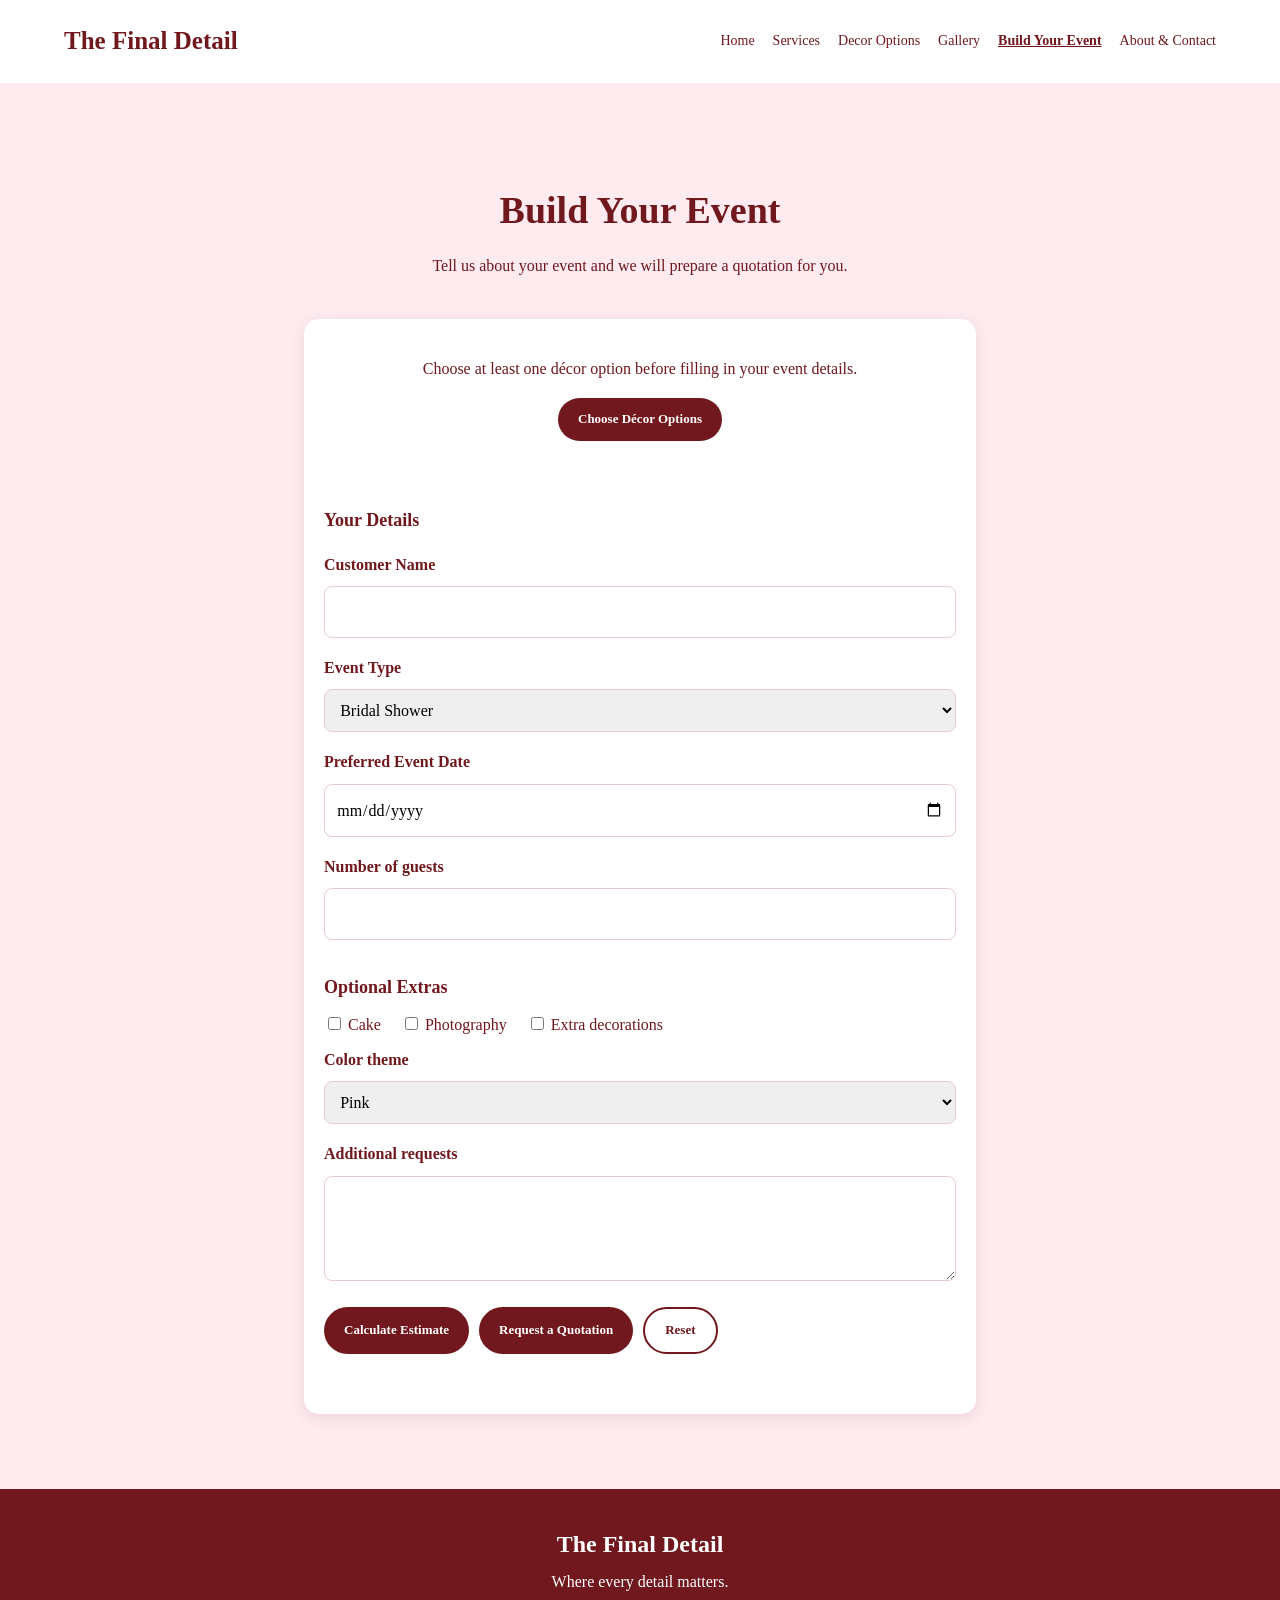
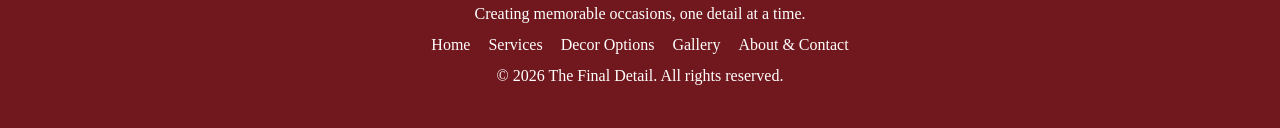
<file: build-event.html>
<!DOCTYPE html>
<html lang="en">
<head>
    <meta charset="UTF-8">
    <meta name="viewport" content="width=device-width, initial-scale=1.0">
    <title>Build Your Event | The Final Detail</title>
    <link rel="stylesheet" href="home-build.css">
    <link rel="stylesheet" href="dark.css">
</head>

<body>
    <header>
        <h2>The Final Detail</h2>
        <nav>
            <a href="index.html">Home</a>
            <a href="services.html">Services</a>
            <a href="decor-options.html">Decor Options</a>
            <a href="gallery.html">Gallery</a>
            <a href="build-event.html" aria-current="page">Build Your Event</a>
            <a href="contact.html">About &amp; Contact</a>
        </nav>
    </header>

    <main>
        <section class="intro">
            <h1>Build Your Event</h1>
            <p>Tell us about your event and we will prepare a quotation for you.</p>
        </section>

        <form class="build-form" id="build-form" method="post">
            <div class="choose-decor">
                <p>Choose at least one décor option before filling in your event details.</p>
                <a class="btn" href="decor-options.html" id="choose-decor-link">
                    Choose Décor Options
                </a>
                <p id="decor-selection-status" role="status"></p>
            </div>

            <h3>Your Details</h3>
            <p id="decor-note"></p>

            <label for="name">Customer Name</label>
            <input type="text" id="name" name="name" required>

            <label for="type">Event Type</label>
            <select id="type" name="type">
                <option value="bridal-shower">Bridal Shower</option>
                <option value="themed-party">Themed Party</option>
                <option value="birthday">Birthday</option>
                <option value="engagement">Engagement Party</option>
                <option value="henna-night">Henna Night</option>
                <option value="baby-shower">Baby Shower</option>
                <option value="classy-event">Classy Event</option>
                <option value="ramadan-gathering">Ramadan Gathering</option>
                <option value="winter-outdoor">Winter Outdoor Event</option>
            </select>

            <label for="date">Preferred Event Date</label>
            <input type="date" id="date" name="date" required>

            <label for="number">Number of guests</label>
            <input type="number" id="number" name="number" min="1" max="500" required>

            <!-- Keep the selected décor available to the form and estimate script. -->
            <div hidden>
                <input type="checkbox" name="decor" value="backdrops-draping"
                       data-label="Backdrops &amp; Draping">
                <input type="checkbox" name="decor" value="dining-table"
                       data-label="Dining Table Styling">
                <input type="checkbox" name="decor" value="candy-station"
                       data-label="Candy Station">
                <input type="checkbox" name="decor" value="food-table"
                       data-label="Food Table">
                <input type="checkbox" name="decor" value="drinks-table"
                       data-label="Drinks Table">
            </div>

            <h3>Optional Extras</h3>
            <div class="extras">
                <label for="Cake">
                    <input type="checkbox" id="Cake" name="Cake" value="Cake"> Cake
                </label>
                <label for="Photography">
                    <input type="checkbox" id="Photography" name="Photography"
                           value="Photography"> Photography
                </label>
                <label for="Extra-decorations">
                    <input type="checkbox" id="Extra-decorations" name="Extra-decorations"
                           value="Extra-decorations"> Extra decorations
                </label>
            </div>

            <label for="color">Color theme</label>
            <select id="color" name="color">
                <option>Pink</option>
                <option>Blue</option>
                <option>Red</option>
                <option>Green</option>
                <option>Purple</option>
                <option>White</option>
                <option>Gold</option>
                <option>Custom (write it in the requests)</option>
            </select>

            <label for="requests">Additional requests</label>
            <textarea id="requests" name="requests" rows="3"></textarea>

            <div class="form-buttons">
                <button type="button" id="estimate-button">Calculate Estimate</button>
                <button type="submit">Request a Quotation</button>
                <button type="reset">Reset</button>
            </div>

            <div id="estimate-result" role="status"></div>
            <p id="form-feedback" role="status"></p>
        </form>
    </main>

    <footer>
        <h2>The Final Detail</h2>
        <p>Where every detail matters.</p>
        <p>Creating memorable occasions, one detail at a time.</p>
        <p>
            <a href="index.html">Home</a>
            <a href="services.html">Services</a>
            <a href="decor-options.html">Decor Options</a>
            <a href="gallery.html">Gallery</a>
            <a href="contact.html">About &amp; Contact</a>
        </p>
        <p>&copy; 2026 The Final Detail. All rights reserved.</p>
    </footer>

    <script>
        {
            const form = document.querySelector("#build-form");
            const decorLink = document.querySelector("#choose-decor-link");
            const decorStatus = document.querySelector("#decor-selection-status");
            const selectedDecor = new URLSearchParams(window.location.search).getAll("decor");
            const decorFields = form.querySelectorAll('input[name="decor"]');
            const selectedNames = [];

            for (const field of decorFields) {
                const isSelected = selectedDecor.includes(field.value);
                field.defaultChecked = isSelected;
                field.checked = isSelected;

                if (isSelected) {
                    selectedNames.push(field.dataset.label);
                }
            }

            if (selectedNames.length > 0) {
                decorStatus.textContent = `Selected décor: ${selectedNames.join(", ")}.`;
            }

            function requireDecor(event) {
                if (selectedNames.length > 0) {
                    return;
                }

                event.preventDefault();
                event.stopImmediatePropagation();
                decorStatus.textContent =
                    "Please select at least one décor option, then click Build My Event to return.";
                decorLink.focus();
            }

            form.addEventListener("click", (event) => {
                if (event.target.closest('#estimate-button, button[type="submit"]')) {
                    requireDecor(event);
                }
            }, true);

            form.addEventListener("submit", requireDecor, true);
        }
    </script>
    <script src="build-event.js" defer></script>
</body>
</html>
</file>
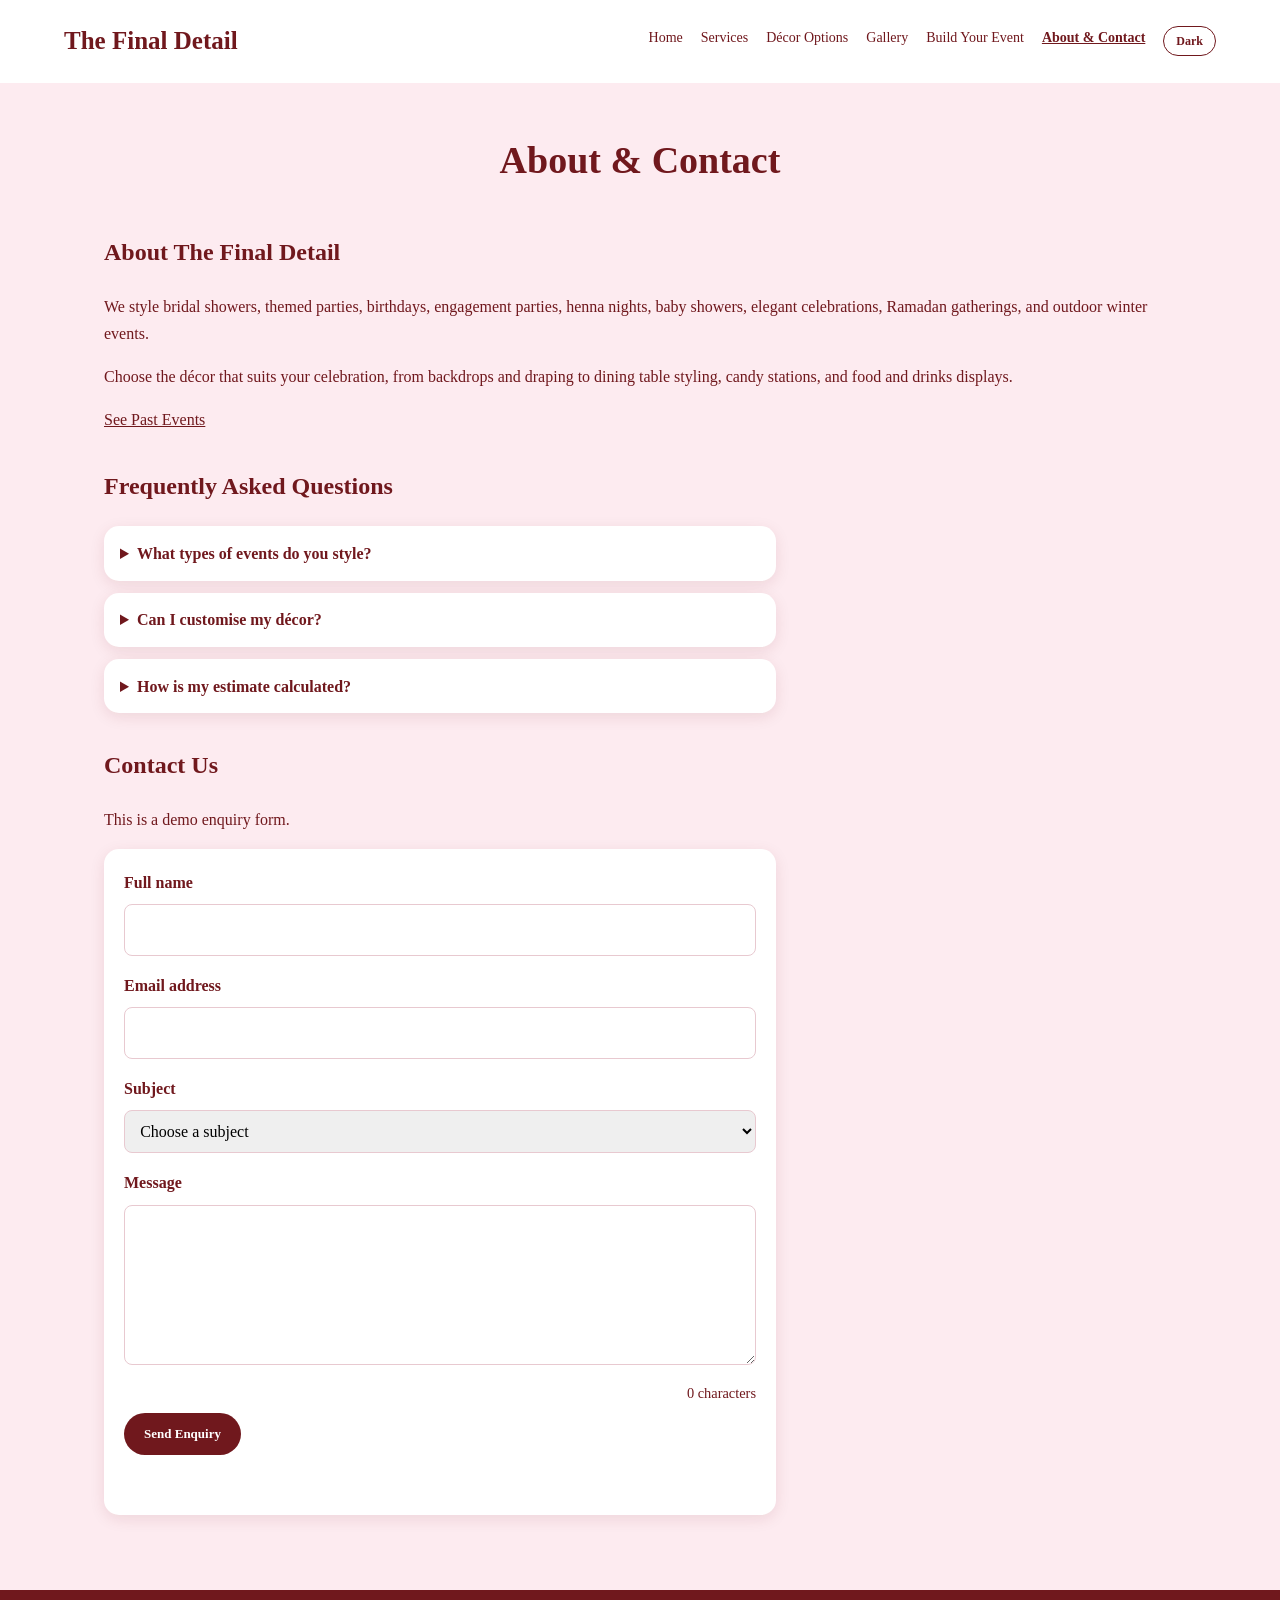
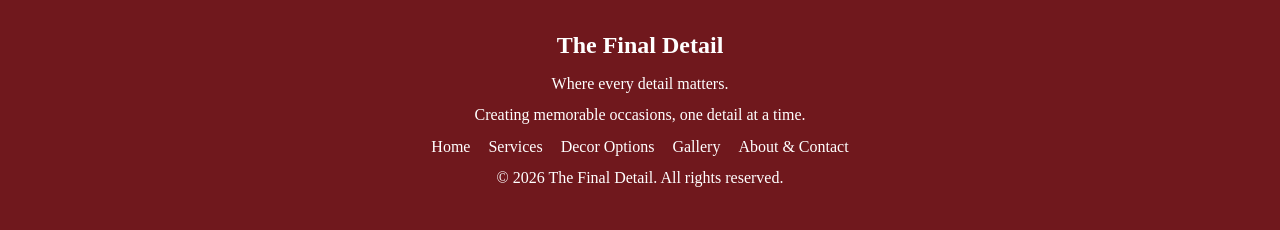
<file: contact.html>
<!DOCTYPE html>
<html lang="en">
<head>
  <meta charset="UTF-8">
  <meta name="viewport" content="width=device-width, initial-scale=1.0">
  <title>About &amp; Contact | The Final Detail</title>
  <link rel="stylesheet" href="decor-and-contact.css">
  <script src="contact.js" defer></script>
  <link rel="stylesheet" href="dark.css">
</head>

<body>
  <header>
    <h2>The Final Detail</h2>
    <nav>
      <a href="index.html">Home</a>
      <a href="services.html">Services</a>
      <a href="decor-options.html">Décor Options</a>
      <a href="gallery.html">Gallery</a>
      <a href="build-event.html">Build Your Event</a>
      <a href="contact.html" aria-current="page">About &amp; Contact</a>
      <button type="button" id="theme-toggle" class="theme-toggle">Dark</button>
    </nav>
  </header>

  <main>
    <section class="intro">
      <h1>About &amp; Contact</h1>
    </section>

    <section>
      <h2>About The Final Detail</h2>
      <p>We style bridal showers, themed parties, birthdays, engagement parties,
        henna nights, baby showers, elegant celebrations, Ramadan gatherings,
        and outdoor winter events.</p>
      <p>Choose the décor that suits your celebration, from backdrops and draping
        to dining table styling, candy stations, and food and drinks displays.</p>
      <p><a href="gallery.html#past-events">See Past Events</a></p>
    </section>

    <section>
      <h2>Frequently Asked Questions</h2>

      <details>
        <summary>What types of events do you style?</summary>
        <p>We style bridal showers, themed parties, birthdays, engagement parties,
          henna nights, baby showers, elegant celebrations, Ramadan gatherings,
          and outdoor winter events.</p>
      </details>

      <details>
        <summary>Can I customise my décor?</summary>
        <p>Yes. Explore our <a href="decor-options.html">Décor Options</a>
          and choose the setups you’d like for your celebration.</p>
      </details>

      <details>
        <summary>How is my estimate calculated?</summary>
        <p>Your estimate depends on your décor choices and event details,
          such as the number of guests. You can explore your choices on
          <a href="build-event.html">Build Your Event</a>.</p>
      </details>
    </section>

    <section>
      <h2>Contact Us</h2>
      <p>This is a demo enquiry form.</p>

      <form id="contact-form">
        <label for="full-name">Full name</label>
        <input type="text" id="full-name" name="full-name" required>

        <label for="email">Email address</label>
        <input type="email" id="email" name="email" required>

        <label for="subject">Subject</label>
        <select id="subject" name="subject" required>
          <option value="" disabled selected hidden>Choose a subject</option>
          <option value="decor">Décor enquiry</option>
          <option value="custom-event">Custom event enquiry</option>
          <option value="general">General question</option>
        </select>

        <label for="message">Message</label>
        <textarea id="message" name="message" rows="5" required
                  aria-describedby="message-count"></textarea>
        <p id="message-count">0 characters</p>

        <button type="submit" disabled>Send Enquiry</button>
        <p id="form-feedback" role="status"></p>
      </form>
    </section>
  </main>

  <footer>
    <h2>The Final Detail</h2>
    <p>Where every detail matters.</p>
    <p>Creating memorable occasions, one detail at a time.</p>
    <p>
      <a href="index.html">Home</a>
      <a href="services.html">Services</a>
      <a href="decor-options.html">Decor Options</a>
      <a href="gallery.html">Gallery</a>
      <a href="contact.html">About &amp; Contact</a>
    </p>
    <p>&copy; 2026 The Final Detail. All rights reserved.</p>
  </footer>
</body>
</html>
</file>
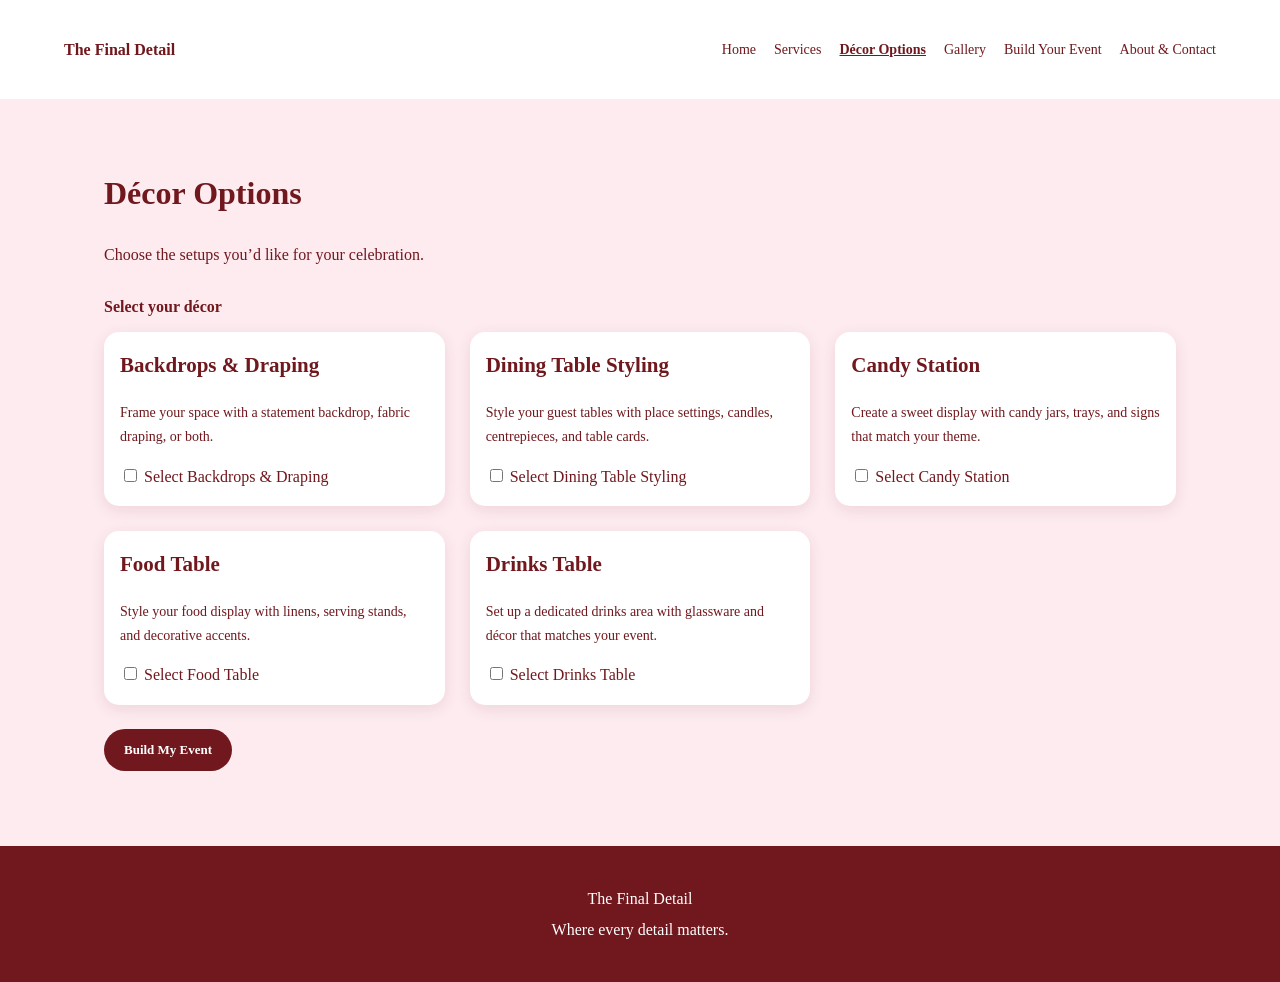
<file: decor-options.html>
<!DOCTYPE html>
<html lang="en">
<head>
  <link rel="stylesheet" href="decor-and-contact.css">
  <meta charset="UTF-8">
  <meta name="viewport" content="width=device-width, initial-scale=1.0">
  <title>Décor Options | The Final Detail</title>
</head>

<body>
  <header>
    <p><strong>The Final Detail</strong></p>
    <nav>
      <a href="index.html">Home</a>
      <a href="services.html">Services</a>
      <a href="decor-options.html" aria-current="page">Décor Options</a>
      <a href="gallery.html">Gallery</a>
      <a href="build-event.html">Build Your Event</a>
      <a href="contact.html">About &amp; Contact</a>
    </nav>
  </header>

  <main>
    <h1>Décor Options</h1>
    <p>Choose the setups you’d like for your celebration.</p>

    <form action="build-event.html" method="get">
      <fieldset>
        <legend>Select your décor</legend>

        <div class="decor-options">
          <article class="decor-card">
            <h2>Backdrops &amp; Draping</h2>
            <p>Frame your space with a statement backdrop, fabric draping, or both.</p>
            <input type="checkbox" id="backdrops-draping" name="decor"
                   value="backdrops-draping">
            <label for="backdrops-draping">Select Backdrops &amp; Draping</label>
          </article>

          <article class="decor-card">
            <h2>Dining Table Styling</h2>
            <p>Style your guest tables with place settings, candles, centrepieces, and table cards.</p>
            <input type="checkbox" id="dining-table" name="decor"
                   value="dining-table">
            <label for="dining-table">Select Dining Table Styling</label>
          </article>

          <article class="decor-card">
            <h2>Candy Station</h2>
            <p>Create a sweet display with candy jars, trays, and signs that match your theme.</p>
            <input type="checkbox" id="candy-station" name="decor"
                   value="candy-station">
            <label for="candy-station">Select Candy Station</label>
          </article>

          <article class="decor-card">
            <h2>Food Table</h2>
            <p>Style your food display with linens, serving stands, and decorative accents.</p>
            <input type="checkbox" id="food-table" name="decor"
                   value="food-table">
            <label for="food-table">Select Food Table</label>
          </article>

          <article class="decor-card">
            <h2>Drinks Table</h2>
            <p>Set up a dedicated drinks area with glassware and décor that matches your event.</p>
            <input type="checkbox" id="drinks-table" name="decor"
                   value="drinks-table">
            <label for="drinks-table">Select Drinks Table</label>
          </article>
        </div>
      </fieldset>

      <button type="submit">Build My Event</button>
    </form>
  </main>

  <footer>
    <p>The Final Detail</p>
    <p>Where every detail matters.</p>
  </footer>
</body>
</html>
</file>
<file: home-build.css>
* {
  box-sizing: border-box;
}

body {
  margin: 0;
  background: #fdebf0;
  color: #70181d;
  font-family: Georgia, serif;
  line-height: 1.7;
}

a {
  color: #70181d;
}


header {
  background: white;
  padding: 20px 5%;
  display: flex;
  justify-content: space-between;
  align-items: center;
  flex-wrap: wrap;
  gap: 12px;
}

header h2 {
  margin: 0;
  font-size: 25px;
}

nav {
  display: flex;
  flex-wrap: wrap;
  gap: 18px;
}

nav a {
  color: #70181d;
  text-decoration: none;
  font-size: 14px;
}

nav a:hover,
nav a[aria-current="page"] {
  text-decoration: underline;
  font-weight: bold;
}

main {
  max-width: 1200px;
  margin: auto;
  padding: 45px 5%;
}

main > section {
  margin-top: 50px;
}

.intro {
  text-align: center;
  margin-bottom: 40px;
}

.intro h1 {
  font-size: 38px;
  margin: 0 0 10px;
}

.intro p {
  max-width: 750px;
  margin: auto;
}

h2.section-title {
  text-align: center;
  font-size: 30px;
  margin: 0 0 25px;
}


.hero {
  text-align: center;
}

.hero img {
  max-width: 100%;
  height: auto;
}

.hero .btn {
  margin-top: 20px;
}

.btn,
button {
  display: inline-block;
  background: #70181d;
  color: white;
  padding: 10px 20px;
  border: 0;
  border-radius: 25px;
  text-decoration: none;
  font: inherit;
  font-size: 13px;
  font-weight: bold;
  cursor: pointer;
}

.btn:hover,
button:hover {
  background: #92333d;
}

button[type="reset"] {
  background: transparent;
  color: #70181d;
  border: 2px solid #70181d;
}

button[type="reset"]:hover {
  background: #f3dce2;
}


.services,
.featured {
  display: grid;
  grid-template-columns: repeat(3, 1fr);
  gap: 25px;
}

.card,
blockquote,
.build-form {
  background: white;
  padding: 16px;
  border-radius: 15px;
  box-shadow: 0 4px 15px rgba(112, 24, 29, 0.10);
}

.card {
  transition: transform 0.3s;
}

.card:hover {
  transform: translateY(-5px);
}

.card h3 {
  font-size: 21px;
  margin: 0 0 5px;
}

.card p {
  font-size: 14px;
}

.card img {
  width: 100%;
  height: 150px;
  object-fit: cover;
  border-radius: 10px;
  display: block;
}

.card figcaption {
  margin-top: 10px;
  font-weight: bold;
  text-align: center;
}
figure.card {
  margin: 0;
}

.why {
  max-width: 750px;
  margin: 0 auto;
  padding-left: 20px;
}


.reviews {
  max-width: 750px;
  margin: 0 auto;
}

blockquote {
  margin: 0 0 15px;
}

blockquote p {
  margin: 0 0 8px;
}

blockquote footer {
  background: none;
  color: #70181d;
  padding: 0;
  margin: 0;
  font-size: 14px;
  text-align: left;
}

.quote-section {
  text-align: center;
  background: #f3dce2;
  padding: 40px 20px;
  border-radius: 15px;
}

.quote-section h2 {
  margin-top: 0;
}


.build-form {
  display: grid;
  gap: 0.5rem;
  max-width: 42rem;
  margin: 0 auto;
  padding: 1.25rem;
}

.build-form h3 {
  margin: 1rem 0 0;
  font-size: 18px;
}

.build-form label {
  font-weight: bold;
}

.build-form input[type="text"],
.build-form input[type="number"],
.build-form input[type="date"],
.build-form select,
.build-form textarea {
  width: 100%;
  margin-bottom: 0.5rem;
  padding: 0.7rem;
  border: 1px solid #e8c9d0;
  border-radius: 8px;
  font: inherit;
}

.build-form textarea {
  resize: vertical;
}

.extras {
  display: flex;
  flex-wrap: wrap;
  gap: 8px 20px;
}

.extras label {
  font-weight: normal;
  cursor: pointer;
}

.extras input {
  accent-color: #70181d;
}

.form-buttons {
  display: flex;
  gap: 10px;
  margin-top: 10px;
}

:focus-visible {
  outline: 2px solid #70181d;
  outline-offset: 3px;
}


body > footer {
  background: #70181d;
  color: white;
  text-align: center;
  padding: 35px 20px;
  margin-top: 30px;
}

body > footer h2 {
  margin: 0;
}

body > footer p {
  margin: 0.25rem 0;
}

body > footer a {
  color: white;
  text-decoration: none;
  margin: 0 7px;
}


.booking {
  text-align: center;
  background: white;
  padding: 40px 20px;
  border-radius: 15px;
  box-shadow: 0 4px 15px rgba(112, 24, 29, 0.10);
}

.booking h2 {
  margin-top: 0;
}

.booking-form {
  display: flex;
  justify-content: center;
  align-items: center;
  flex-wrap: wrap;
  gap: 10px;
  margin-top: 15px;
}

.booking-form label {
  font-weight: bold;
}

.booking-form input[type="date"] {
  padding: 0.7rem;
  border: 1px solid #e8c9d0;
  border-radius: 8px;
  font: inherit;
}

#availability-result {
  min-height: 1.5em;
  margin: 15px 0 0;
  font-weight: bold;
}


.center {
  text-align: center;
  margin-top: 25px;
}

.card > a {
  display: inline-block;
  margin-top: 5px;
}

.card h3 {
  margin-top: 12px;
}


@media (max-width: 850px) {
  .services,
  .featured {
    grid-template-columns: repeat(2, 1fr);
  }

  header {
    flex-direction: column;
    gap: 15px;
  }
}

@media (max-width: 550px) {
  .services,
  .featured {
    grid-template-columns: 1fr;
  }

  nav {
    justify-content: center;
    gap: 12px;
  }

  nav a {
    font-size: 12px;
  }

  .intro h1 {
    font-size: 30px;
  }
}


#estimate-result {
  display: none;
  margin-top: 15px;
  padding: 16px;
  background: #f3dce2;
  border-radius: 15px;
}

#estimate-result.visible {
  display: block;
}

#estimate-result h3 {
  margin: 0 0 8px;
}

#estimate-result ul {
  margin: 0 0 10px;
  padding-left: 20px;
}

#estimate-result .total {
  font-size: 20px;
  font-weight: bold;
  margin: 0 0 5px;
}

#estimate-result .note {
  font-size: 13px;
  margin: 0;
}

#decor-note {
  margin: 0;
  font-size: 14px;
}

#past-events .featured {
  display: flex;
  justify-content: center;
  flex-wrap: wrap;
  gap: 1rem;
}

#past-events .featured figure {
  width: min(100%, 360px);
  box-sizing: border-box;
  margin: 0;
}

#featured-controls {
  display: flex;
  justify-content: center;
  align-items: center;
  gap: 0.75rem;
  margin-top: 1rem;
}

#past-events .featured figure[hidden],
#featured-controls[hidden] {
  display: none;
}

.build-form .choose-decor {
    text-align: center;
    margin-bottom: 1.5rem;
}
</file>
<file: dark.css>
.theme-toggle {
  background: transparent;
  color: #70181d;
  border: 1px solid #70181d;
  border-radius: 25px;
  padding: 4px 12px;
  font-size: 12px;
  cursor: pointer;
}

:root[data-theme="dark"] body {
  background: #4a0e17;
  color: #ffb6c9;
}

:root[data-theme="dark"] header,
:root[data-theme="dark"] footer {
  background: #3a0a12;
  color: #ffb6c9;
}

:root[data-theme="dark"] h1,
:root[data-theme="dark"] h2,
:root[data-theme="dark"] h3,
:root[data-theme="dark"] legend,
:root[data-theme="dark"] summary,
:root[data-theme="dark"] label,
:root[data-theme="dark"] a,
:root[data-theme="dark"] nav a,
:root[data-theme="dark"] footer a {
  color: #ffb6c9;
}

:root[data-theme="dark"] .card,
:root[data-theme="dark"] .service-card,
:root[data-theme="dark"] .decor-card,
:root[data-theme="dark"] blockquote,
:root[data-theme="dark"] .build-form,
:root[data-theme="dark"] #contact-form,
:root[data-theme="dark"] details,
:root[data-theme="dark"] .booking {
  background: #5e1823;
  color: #ffb6c9;
  box-shadow: 0 4px 15px rgba(0, 0, 0, 0.25);
}

:root[data-theme="dark"] blockquote footer {
  background: none;
}

:root[data-theme="dark"] .quote-section,
:root[data-theme="dark"] #estimate-result {
  background: #6b2230;
  color: #ffb6c9;
}

:root[data-theme="dark"] .btn,
:root[data-theme="dark"] button,
:root[data-theme="dark"] .card-links a,
:root[data-theme="dark"] .quote-button {
  background: #ff8fab;
  color: #4a0e17;
}

:root[data-theme="dark"] .btn:hover,
:root[data-theme="dark"] button:hover,
:root[data-theme="dark"] .card-links a:hover,
:root[data-theme="dark"] .quote-button:hover {
  background: #ffb3c6;
}

:root[data-theme="dark"] button[type="reset"],
:root[data-theme="dark"] .theme-toggle {
  background: transparent;
  color: #ffb6c9;
  border: 1px solid #ffb6c9;
}

:root[data-theme="dark"] input,
:root[data-theme="dark"] select,
:root[data-theme="dark"] textarea {
  background: #4a0e17;
  color: #ffb6c9;
  border: 1px solid #8a3345;
}
</file>
<file: decor-and-contact.css>
:root {
  --burgundy: #70181d;
  --blush: #fdebf0;
  --border: #e8c9d0;
}

* {
  box-sizing: border-box;
}

body {
  margin: 0;
  background: #fdebf0;
  color: #70181d;
  font-family: Georgia, serif;
  line-height: 1.7;
}

a {
  color: #70181d;
}

header {
  background: white;
  padding: 20px 5%;
  display: flex;
  justify-content: space-between;
  align-items: center;
  flex-wrap: wrap;
  gap: 12px;
}

header h2 {
  margin: 0;
  font-size: 25px;
}

nav {
  display: flex;
  flex-wrap: wrap;
  gap: 18px;
}

nav a {
  color: #70181d;
  text-decoration: none;
  font-size: 14px;
}

nav a:hover,
nav a[aria-current="page"] {
  text-decoration: underline;
  font-weight: bold;
}

/* Main */
main {
  max-width: 1200px;
  margin: auto;
  padding: 45px 5%;
}

main > section {
  margin-top: 2rem;
}

.intro {
  text-align: center;
  margin-top: 0;
  margin-bottom: 40px;
}

.intro h1 {
  font-size: 38px;
  margin: 0 0 10px;
}

.intro p {
  max-width: 750px;
  margin: auto;
}

fieldset {
  min-width: 0;
  margin: 1.5rem 0;
  padding: 0;
  border: 0;
}

legend {
  margin-bottom: 0.75rem;
  padding: 0;
  font-weight: bold;
}

.decor-options {
  display: grid;
  grid-template-columns: repeat(auto-fit, minmax(min(100%, 17rem), 1fr));
  gap: 25px;
}

.decor-card {
  padding: 16px;
  background: white;
  border: 0;
  border-radius: 15px;
  box-shadow: 0 4px 15px rgba(112, 24, 29, 0.10);
  transition: transform 0.3s;
}

.decor-card:hover {
  transform: translateY(-5px);
}

.decor-card h2 {
  margin-top: 0;
  font-size: 21px;
}

.decor-card p {
  font-size: 14px;
}

.decor-card:has(input:checked) {
  box-shadow: inset 0 0 0 2px #70181d, 0 4px 15px rgba(112, 24, 29, 0.10);
}

.decor-card input[type="checkbox"] {
  accent-color: #70181d;
}

.decor-card label,
summary {
  cursor: pointer;
}


details {
  max-width: 42rem;
  margin-bottom: 0.75rem;
  padding: 0.85rem 1rem;
  background: white;
  border: 0;
  border-radius: 15px;
  box-shadow: 0 4px 15px rgba(112, 24, 29, 0.10);
}

summary {
  font-weight: bold;
}

details p {
  margin-bottom: 0;
  font-size: 14px;
}

#contact-form {
  display: grid;
  gap: 0.5rem;
  max-width: 42rem;
  padding: 1.25rem;
  background: white;
  border: 0;
  border-radius: 15px;
  box-shadow: 0 4px 15px rgba(112, 24, 29, 0.10);
}

#contact-form label {
  font-weight: bold;
}

#contact-form input,
#contact-form select,
#contact-form textarea {
  width: 100%;
  margin-bottom: 0.5rem;
  padding: 0.7rem;
  border: 1px solid var(--border);
  border-radius: 8px;
  font: inherit;
}

#contact-form textarea {
  resize: vertical;
}

button {
  justify-self: start;
  padding: 10px 20px;
  border: 0;
  border-radius: 25px;
  background: #70181d;
  color: white;
  font: inherit;
  font-size: 13px;
  font-weight: bold;
  cursor: pointer;
}

button:hover {
  background: #92333d;
}

button:disabled {
  opacity: 0.65;
  cursor: default;
}

:focus-visible {
  outline: 2px solid #70181d;
  outline-offset: 3px;
}

/* Footer */
footer {
  background: #70181d;
  color: white;
  text-align: center;
  padding: 35px 20px;
  margin-top: 30px;
}

footer h2 {
  margin: 0;
}

footer p {
  margin: 0.25rem 0;
}

footer a {
  color: white;
  text-decoration: none;
  margin: 0 7px;
}

/* Responsive */
@media (max-width: 850px) {
  header {
    flex-direction: column;
    gap: 15px;
  }
}

@media (max-width: 550px) {
  nav {
    justify-content: center;
    gap: 12px;
  }

  nav a {
    font-size: 12px;
  }

  .intro h1 {
    font-size: 30px;
  }
}

#message-count {
  margin: 0;
  text-align: right;
  font-size: 0.9rem;
  color: #70181d;
}
</file>
